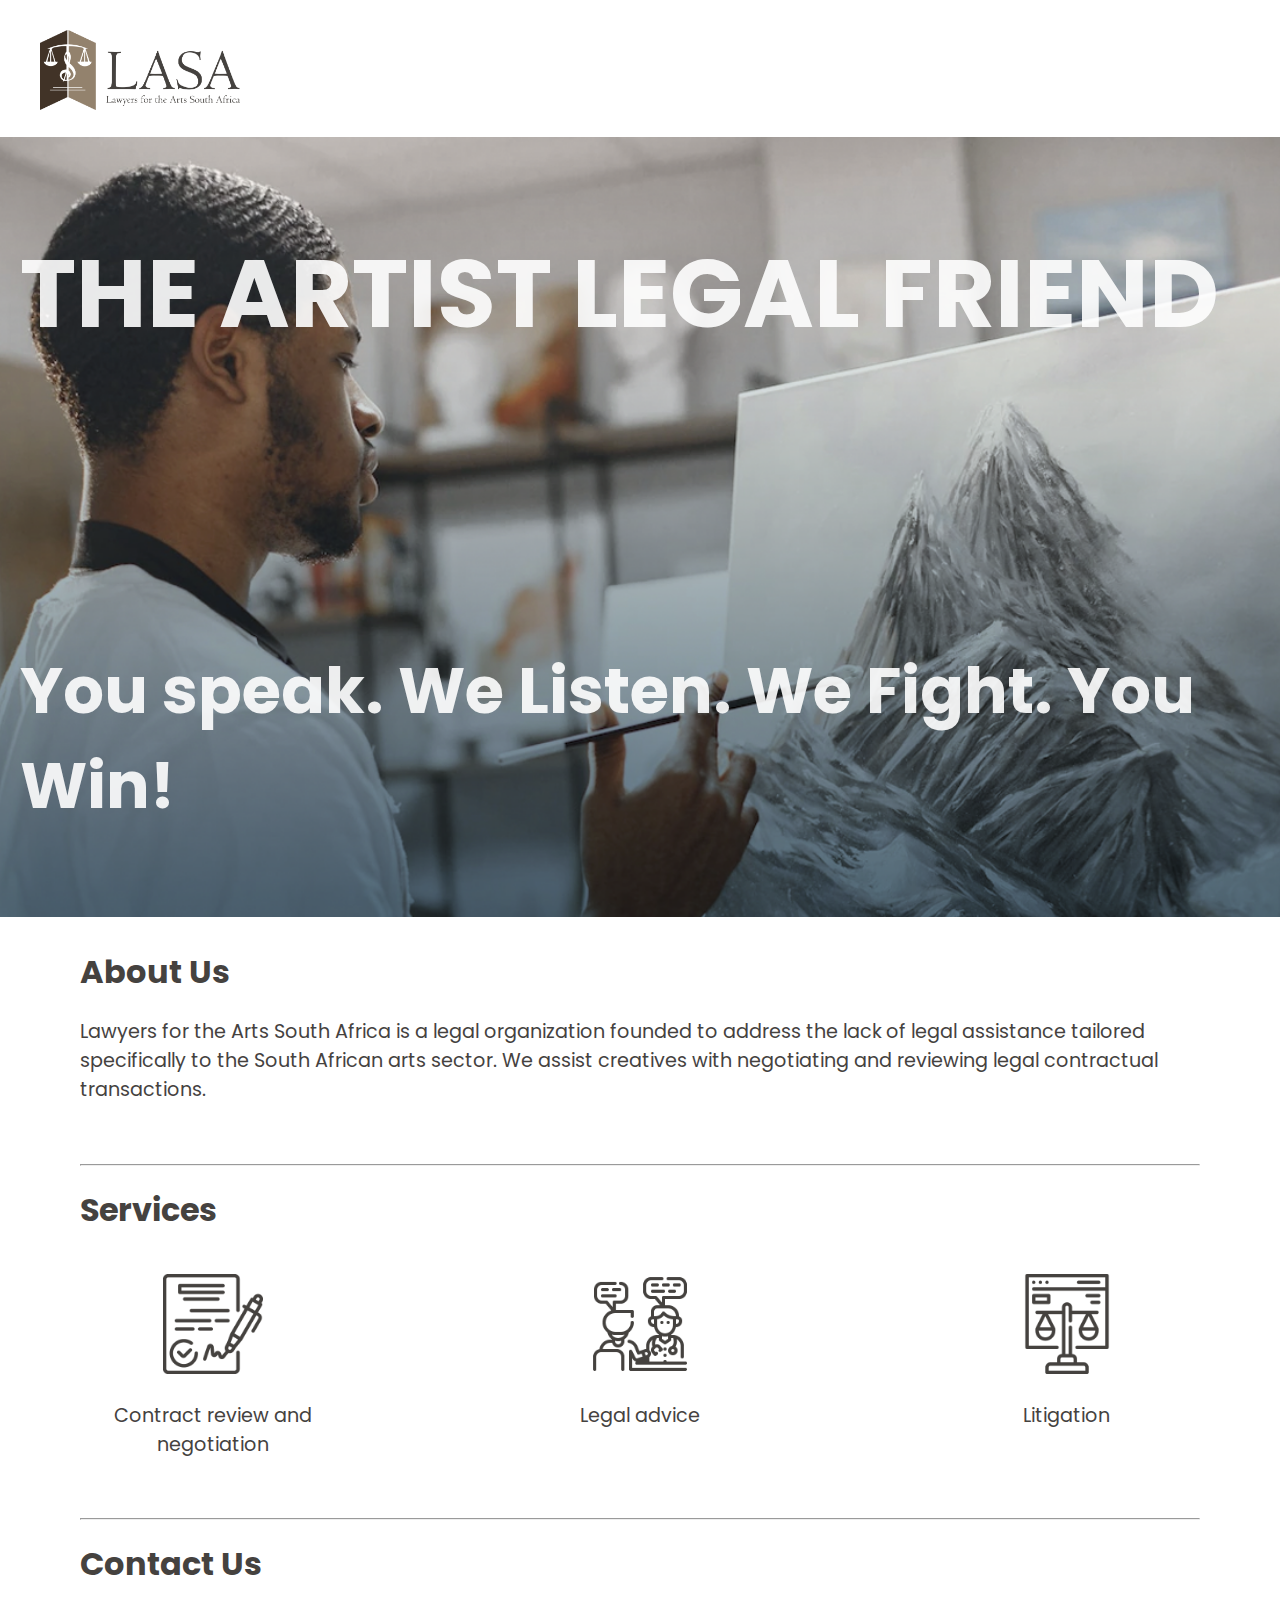
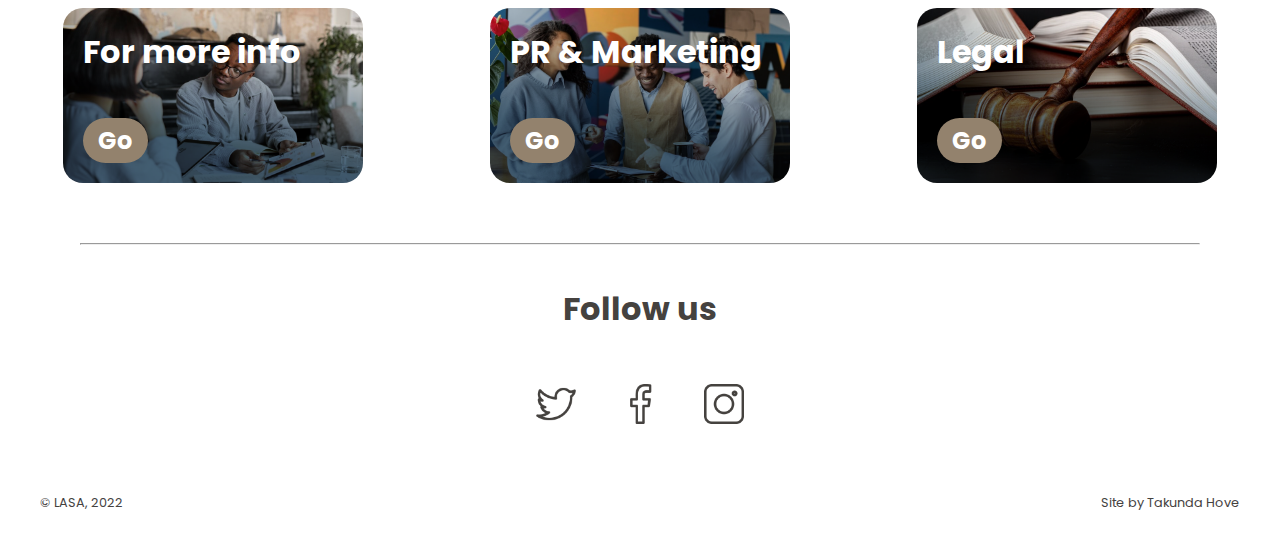
<file: index.html>
<!DOCTYPE html>
<html lang="en" dir="ltr">

<head>
  <meta charset="utf-8">
  <title>Lawyers for the Arts</title>

  <link rel="preconnect" href="https://fonts.googleapis.com">
  <link rel="preconnect" href="https://fonts.gstatic.com" crossorigin>
  <link href="https://fonts.googleapis.com/css2?family=Poppins:ital,wght@0,100;0,200;0,300;0,400;0,500;0,600;0,700;0,800;0,900;1,100;1,200;1,300;1,400;1,500;1,600;1,700;1,800;1,900&display=swap" rel="stylesheet">
  <style media="screen">
    body {
      color: #45423f;
      font-family: 'Poppins', sans-serif;
      margin: 0;
    }

    hr {
      margin: auto 80px 20px;
    }

    .logo img {
      margin: 30px 40px 20px;
      text-align: left;
      width: 200px;
    }

    /* Carousel________________________________________________________ */
    .carousel {
      background-color: #93826d;
      background-image: url("images/banner2dark.png");
      background-repeat: no-repeat;
      background-size: cover;
      background-position: center;
      display: flex;
      flex-flow: column;
      justify-content: space-between;
      height: 740px;
      padding: 20px;
      transition: 1s;
    }

    .carousel .heading {
      color: #fff;
      font-size: 6rem;
      opacity: 0.9;
    }

    .carousel .motto {
      color: #fff;
      font-size: 4rem;
      font-weight: bolder;
      opacity: 0.9;
    }

    /* About________________________________________________________ */
    .about {
      padding: 10px 80px;
    }

    .about p {
      margin-bottom: 50px;
    }

    /* Services________________________________________________________ */
    .service-heading {
      margin: auto 80px;
    }

    .services,
    .info {
      display: flex;
      flex-wrap: wrap;
      justify-content: space-around;
    }

    .services .card {
      margin: 40px;
      text-align: center;
      width: 300px;
    }

    .services img {
      height: 100px;
    }

    .services p,
    .about p {
      font-size: 1.2rem;
    }

    /* Info________________________________________________________ */
    .info {
      margin-bottom: 40px;
    }

    .info .card {
      align-items: flex-start;
      border-radius: 20px;
      color: #fff;
      display: flex;
      flex-flow: column;
      flex-wrap: wrap;
      height: 175px;
      justify-content: space-between;
      margin: 20px;
      width: 300px;
    }

    .info .heading {
      font-size: 2rem;
      margin: 20px;
    }

    .info .card a {
      background-color: #93826d;
      border-radius: 40px;
      color: #fff;
      font-size: 1.5rem;
      font-weight: bold;
      margin: 20px;
      padding: 5px 15px;
      text-decoration: none;
      transition: 0.3s;
    }

    .info .card a:hover {
      background-color: #413327;
    }

    .info-card,
    .pr-card,
    .legal-card {
      background-position: center;
      background-repeat: no-repeat;
      background-size: cover;
    }

    .info-card {
      background-image: url("images/feature3dark.png");

    }

    .pr-card {
      background-image: url("images/feature2dark.png");
    }

    .legal-card {
      background-image: url("images/feature1dark.png");
    }

    /* Socials____________________________________________________ */
    .socials {
      margin: 40px;
      text-align: center;
    }

    .socials img {
      margin: 30px 20px 0;
      width: 40px;
      transition: 0.3s;
    }

    .socials img:hover {
      opacity: 0.7;
    }

    /* Footer____________________________________________________ */
    .footer {
      display: flex;
      justify-content: space-between;
      padding: 10px 40px;
    }

    .footer p,
    .footer a {
      color: #45423f;
      font-size: 0.8rem;
      text-align: center;
      text-decoration: none;
    }

    /* Mobile___________________________________________________ */
    @media screen and (max-width: 1000px) {
      .logo {
        text-align: center;
      }

      .info .card {
        align-items: center;
        flex-flow: row;
        flex-wrap: wrap;
        height: 150px;
        margin: 40px;
        width: 100%;
      }

      .info .card a {
        border-radius: 50px;
        font-size: 3rem;
        margin: 10px;
        padding: 15px;
        text-decoration: none;
      }

      .about {
        padding: 10px 40px;
        text-align: center;
      }

      .about p {
        font-size: 1.6rem;
      }

      .service-heading {
        text-align: center;
      }

      hr {
        margin: auto 40px 20px;
      }

      .services .card {
        align-items: center;
        display: flex;
        flex-flow: row;
        justify-content: flex-start;
        width: 80%;
      }

      .services p {
        font-size: 2.5rem;
        margin: 40px;
        text-align: left;
      }

      .services img {
        margin: auto 40px auto 0;
      }
    }
  </style>
</head>

<body onload="bgSwitch()">
  <div class="logo">
    <img src="images/lasalogonew.png" alt="">
  </div>

  <div class="carousel" id="carousel">
    <h1 class="heading">THE ARTIST LEGAL FRIEND</h1>
    <p class="motto" id="motto">You speak. We Listen. We Fight. You Win!</p>
  </div>

  <div class="about">
    <h1>About Us</h1>
    <p>Lawyers for the Arts South Africa is a legal organization founded to address the lack of legal assistance tailored specifically to the South African arts sector. We assist creatives with negotiating and reviewing legal contractual transactions.</p>
  </div>
  <hr>

  <h1 class="service-heading">Services</h1>
  <div class="services">

    <div class="card">
      <img src="images/contract.png" alt="card image">
      <p>Contract review and negotiation</p>
    </div>
    <div class="card">
      <img src="images/examination.png" alt="card image">
      <p>Legal advice</p>
    </div>
    <div class="card">
      <img src="images/legal.png" alt="card image">
      <p>Litigation</p>
    </div>
  </div>

  <hr>

  <h1 class="service-heading">Contact Us</h1>
  <div class="info">
    <div class="card info-card">
      <h3 class="heading">For more info</h3>
      <a href="mailto:info@lawyersforthearts.org.za">Go</a>
    </div>
    <div class="card pr-card">
      <h3 class="heading">PR & Marketing</h3>
      <a href="mailto:bhoza@lawyersforthearts.org.za">Go</a>
    </div>
    <div class="card legal-card">
      <h3 class="heading">Legal</h3>
      <a href="mailto:legal@lawyersforthearts.org.za">Go</a>
    </div>
  </div>
  <hr>
  <div class="socials">
    <h1>Follow us</h1>
    <div class="icons">
      <a href="#"><img src="images/twitter.png" alt="twitter"></a>
      <a href="#"><img src="images/facebook.png" alt="facebook"></a>
      <a href="https://www.instagram.com/LawyersArtsSA" rel="noreferrer" target="_blank"><img src="images/instagram.png" alt="instagram"></a>
      <!-- <a href="#"><img src="images/linkedin.png" alt="linkedin"></a> -->
      <!-- <a href="#"><img src="images/youtube.png" alt="youtube"></a> -->
    </div>
  </div>

  <div class="footer">
    <p>© LASA, 2022</p>
    <p>Site by <a href="https://heyhovie.github.io/CV-Website/ " rel="noreferrer" target="_blank">Takunda Hove</a> </p>
  </div>

  <!-- <script src="lasa.js" charset="utf-8"></script> -->
  <script type="text/javascript">
    var i = 0;
    var j = 0;

    function change() {
      var pic = document.getElementById("carousel");
      var slidePic = ["url('images/banner1dark.png')", "url('images/banner3dark.png')", "url('images/banner2dark.png')", "url('images/banner4dark.png')"];
      pic.style.backgroundImage = slidePic[i];
      i = (i + 1) % slidePic.length;
    }

    function fadeIn() {
      var mottoText = document.getElementById("motto");
      var slideText = ["You speak. We Listen. We Fight. You Win!", "You say. We Hear. We Act. You Win!", "You speak. We Hear. We Act. You Win!", "You Say. We Listen. We Fight. You Win!"];
      mottoText.innerHTML = slideText[j];
      j = (j + 1) % slideText.length;
    }

    function bgSwitch() {
      setInterval(change, 5000);
      setInterval(fadeIn, 5000);
    }
  </script>
</body>

</html>
</file>
